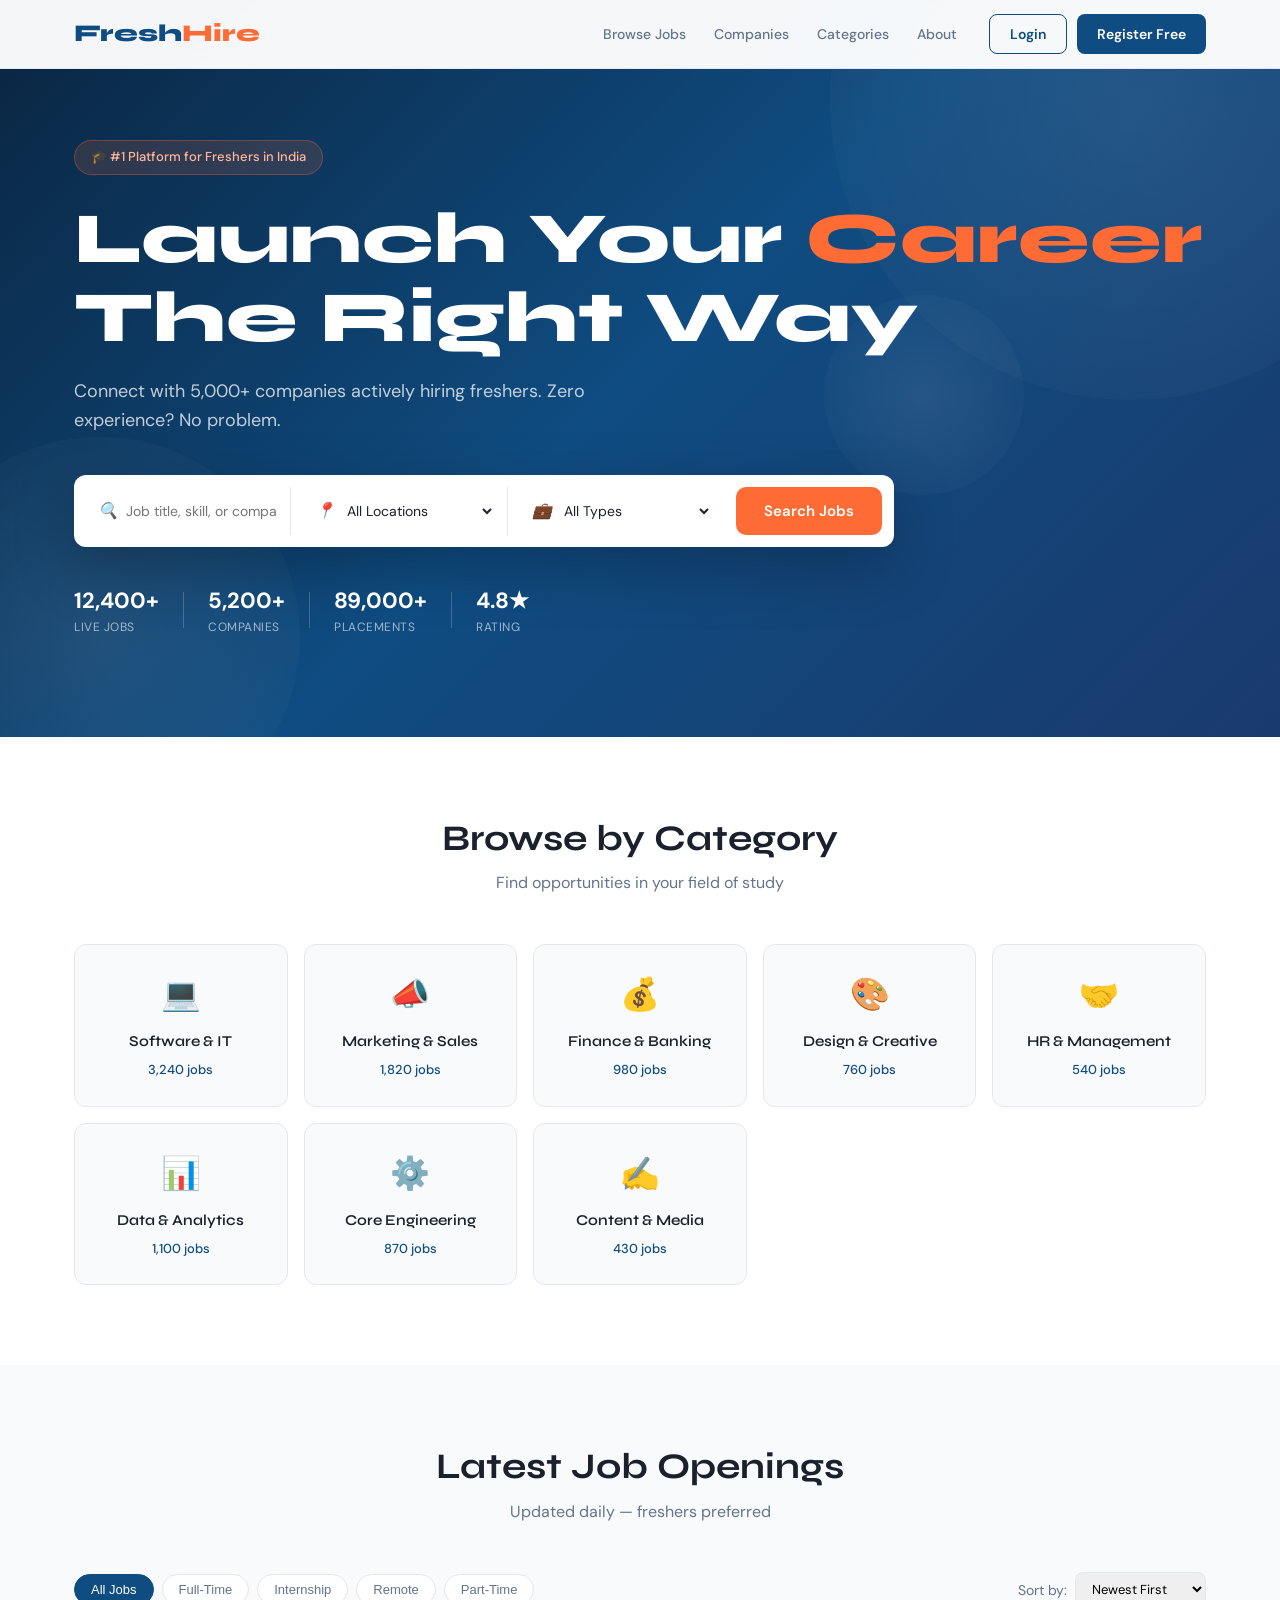
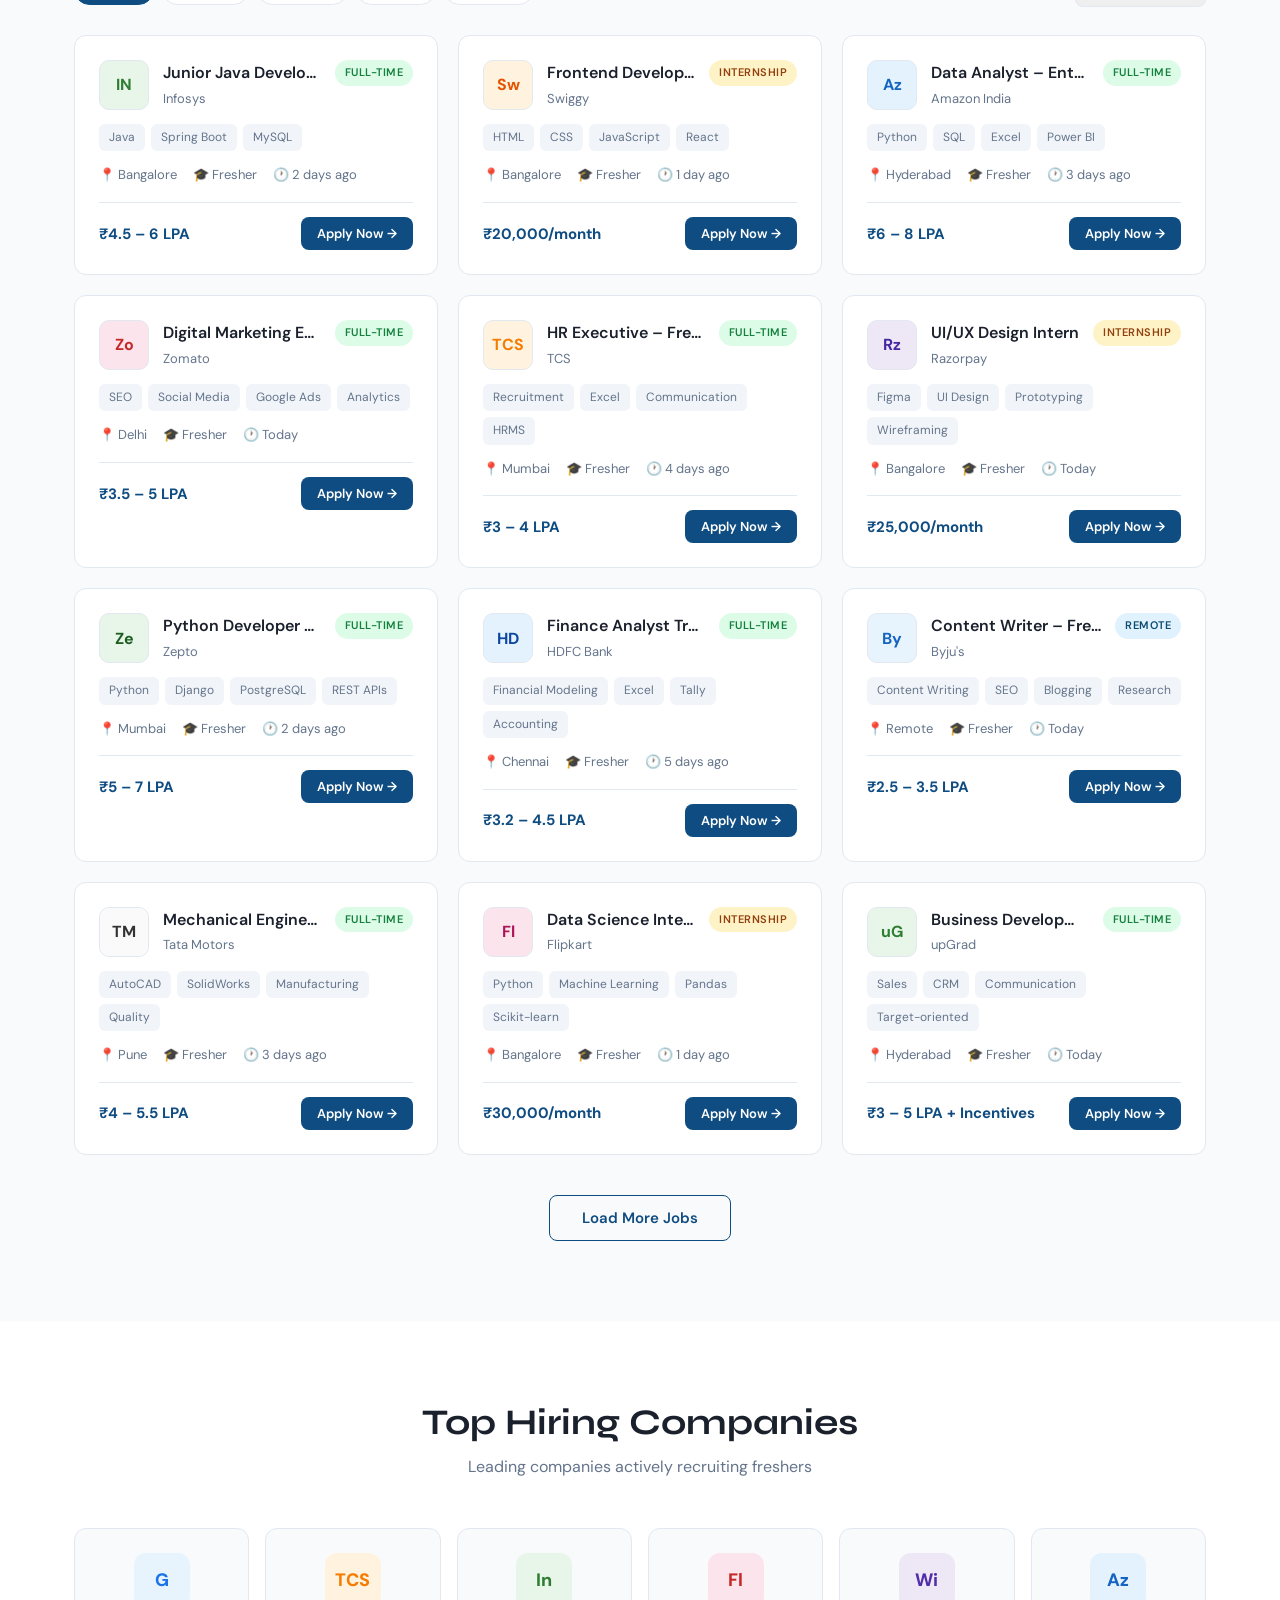
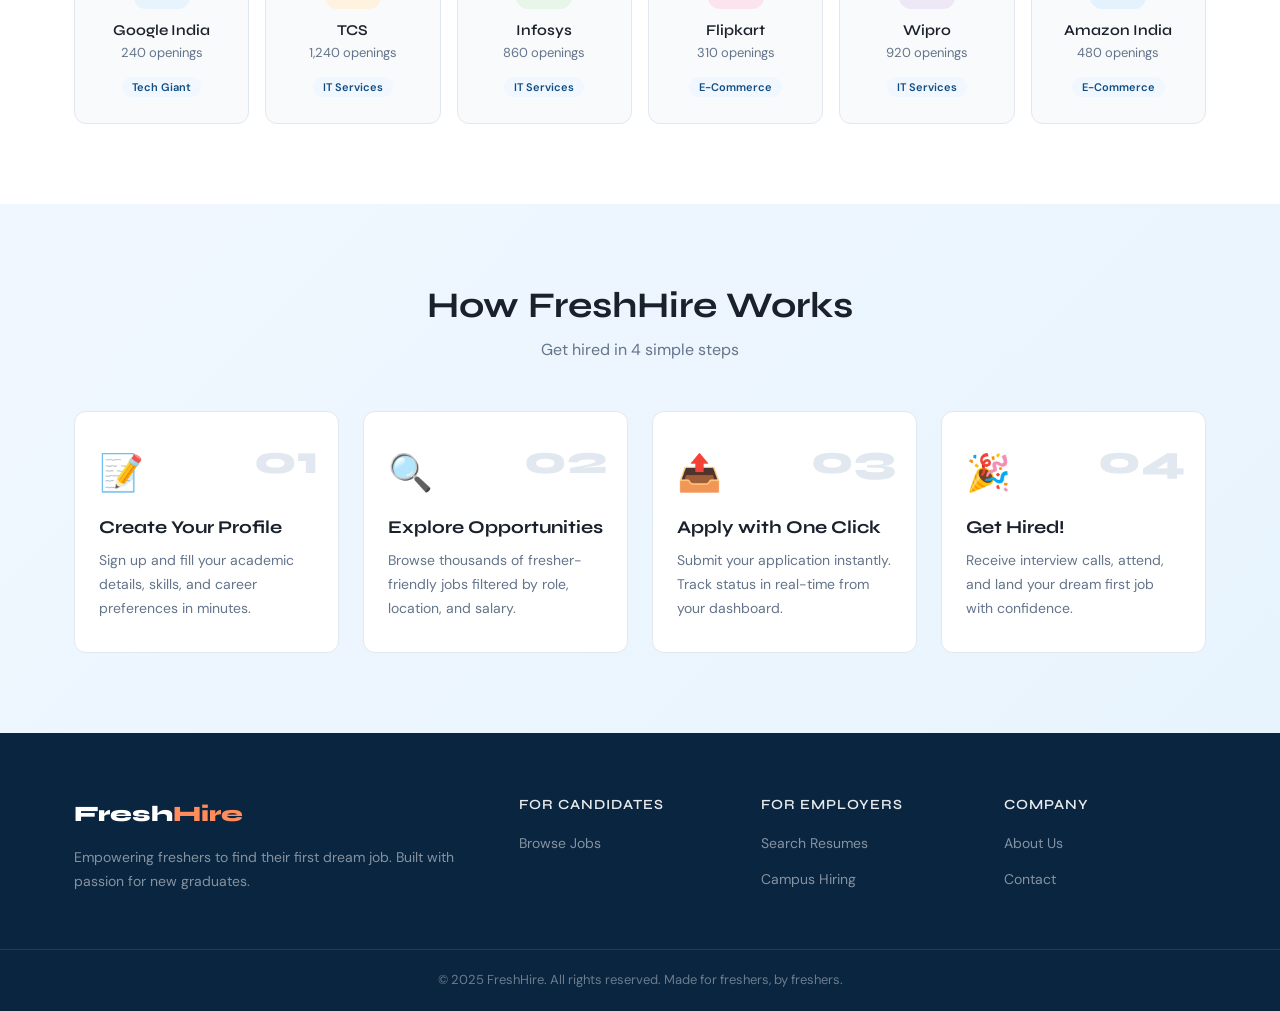
<file: fresher-job-portal/index.html>
<!DOCTYPE html>
<html lang="en">

<head>
  <meta charset="UTF-8">
  <meta name="viewport" content="width=device-width, initial-scale=1.0">
  <title>FreshHire – Fresher Job Online Portal</title>
  <link
    href="https://fonts.googleapis.com/css2?family=Syne:wght@400;600;700;800&family=DM+Sans:wght@300;400;500;600&display=swap"
    rel="stylesheet">
  <link rel="stylesheet" href="style.css">
</head>

<body>

  <!-- NAVBAR -->
  <nav class="navbar" id="navbar">
    <div class="container nav-inner">
      <a href="#" class="logo">Fresh<span>Hire</span></a>
      <ul class="nav-links" id="navLinks">
        <li><a href="#jobs">Browse Jobs</a></li>
        <li><a href="#companies">Companies</a></li>
        <li><a href="#categories">Categories</a></li>
        <li><a href="#about">About</a></li>
        <li id="navMyApps" style="display:none"><a href="#myApplications" class="nav-my-apps">📋 My Applications</a></li>
      </ul>
      <div class="nav-actions" id="navActions">
        <button class="btn btn-ghost" onclick="openModal('loginModal')">Login</button>
        <button class="btn btn-primary" onclick="openModal('registerModal')">Register Free</button>
      </div>
      <div class="nav-actions nav-logged-in" id="navLoggedIn" style="display:none">
        <span class="user-greeting" id="userGreeting">👋 Hi, User</span>
        <button class="btn btn-ghost" onclick="handleLogout()">Logout</button>
      </div>
      <button class="hamburger" onclick="toggleMenu()" aria-label="Menu">
        <span></span><span></span><span></span>
      </button>
    </div>
  </nav>

  <!-- HERO -->
  <section class="hero">
    <div class="hero-bg-shapes">
      <div class="shape s1"></div>
      <div class="shape s2"></div>
      <div class="shape s3"></div>
    </div>
    <div class="container hero-content">
      <div class="hero-badge">🎓 #1 Platform for Freshers in India</div>
      <h1 class="hero-title">Launch Your <span class="highlight">Career</span><br>The Right Way</h1>
      <p class="hero-sub">Connect with 5,000+ companies actively hiring freshers. Zero experience? No problem.</p>

      <div class="search-box">
        <div class="search-field">
          <i class="icon">🔍</i>
          <input type="text" id="searchInput" placeholder="Job title, skill, or company..." oninput="filterJobs()">
        </div>
        <div class="search-field">
          <i class="icon">📍</i>
          <select id="locationFilter" onchange="filterJobs()">
            <option value="">All Locations</option>
            <option value="Bangalore">Bangalore</option>
            <option value="Mumbai">Mumbai</option>
            <option value="Delhi">Delhi</option>
            <option value="Hyderabad">Hyderabad</option>
            <option value="Pune">Pune</option>
            <option value="Chennai">Chennai</option>
            <option value="Remote">Remote</option>
          </select>
        </div>
        <div class="search-field">
          <i class="icon">💼</i>
          <select id="typeFilter" onchange="filterJobs()">
            <option value="">All Types</option>
            <option value="Full-Time">Full-Time</option>
            <option value="Internship">Internship</option>
            <option value="Part-Time">Part-Time</option>
            <option value="Remote">Remote</option>
          </select>
        </div>
        <button class="btn btn-search" onclick="filterJobs()">Search Jobs</button>
      </div>

      <div class="hero-stats">
        <div class="stat"><strong>12,400+</strong><span>Live Jobs</span></div>
        <div class="stat-div"></div>
        <div class="stat"><strong>5,200+</strong><span>Companies</span></div>
        <div class="stat-div"></div>
        <div class="stat"><strong>89,000+</strong><span>Placements</span></div>
        <div class="stat-div"></div>
        <div class="stat"><strong>4.8★</strong><span>Rating</span></div>
      </div>
    </div>
  </section>

  <!-- CATEGORIES -->
  <section class="categories" id="categories">
    <div class="container">
      <div class="section-header">
        <h2>Browse by Category</h2>
        <p>Find opportunities in your field of study</p>
      </div>
      <div class="cat-grid">
        <div class="cat-card" onclick="filterByCategory('Software')">
          <div class="cat-icon">💻</div>
          <h4>Software & IT</h4>
          <span>3,240 jobs</span>
        </div>
        <div class="cat-card" onclick="filterByCategory('Marketing')">
          <div class="cat-icon">📣</div>
          <h4>Marketing & Sales</h4>
          <span>1,820 jobs</span>
        </div>
        <div class="cat-card" onclick="filterByCategory('Finance')">
          <div class="cat-icon">💰</div>
          <h4>Finance & Banking</h4>
          <span>980 jobs</span>
        </div>
        <div class="cat-card" onclick="filterByCategory('Design')">
          <div class="cat-icon">🎨</div>
          <h4>Design & Creative</h4>
          <span>760 jobs</span>
        </div>
        <div class="cat-card" onclick="filterByCategory('HR')">
          <div class="cat-icon">🤝</div>
          <h4>HR & Management</h4>
          <span>540 jobs</span>
        </div>
        <div class="cat-card" onclick="filterByCategory('Data')">
          <div class="cat-icon">📊</div>
          <h4>Data & Analytics</h4>
          <span>1,100 jobs</span>
        </div>
        <div class="cat-card" onclick="filterByCategory('Engineering')">
          <div class="cat-icon">⚙️</div>
          <h4>Core Engineering</h4>
          <span>870 jobs</span>
        </div>
        <div class="cat-card" onclick="filterByCategory('Content')">
          <div class="cat-icon">✍️</div>
          <h4>Content & Media</h4>
          <span>430 jobs</span>
        </div>
      </div>
    </div>
  </section>

  <!-- JOB LISTINGS -->
  <section class="jobs-section" id="jobs">
    <div class="container">
      <div class="section-header">
        <h2>Latest Job Openings</h2>
        <p>Updated daily — freshers preferred</p>
      </div>

      <div class="filter-bar">
        <div class="filter-chips" id="filterChips">
          <button class="chip active" onclick="setActive(this,'all')">All Jobs</button>
          <button class="chip" onclick="setActive(this,'Full-Time')">Full-Time</button>
          <button class="chip" onclick="setActive(this,'Internship')">Internship</button>
          <button class="chip" onclick="setActive(this,'Remote')">Remote</button>
          <button class="chip" onclick="setActive(this,'Part-Time')">Part-Time</button>
        </div>
        <div class="sort-box">
          <label>Sort by:</label>
          <select onchange="sortJobs(this.value)">
            <option value="newest">Newest First</option>
            <option value="salary">Highest Salary</option>
            <option value="company">Company A-Z</option>
          </select>
        </div>
      </div>

      <div class="jobs-grid" id="jobsGrid">
        <!-- Jobs rendered by JS -->
      </div>

      <div class="no-jobs" id="noJobs" style="display:none;">
        <div class="no-jobs-icon">🔍</div>
        <h3>No jobs found</h3>
        <p>Try adjusting your search filters</p>
      </div>

      <div class="load-more">
        <button class="btn btn-outline" onclick="loadMore()">Load More Jobs</button>
      </div>
    </div>
  </section>

  <!-- COMPANIES -->
  <section class="companies" id="companies">
    <div class="container">
      <div class="section-header">
        <h2>Top Hiring Companies</h2>
        <p>Leading companies actively recruiting freshers</p>
      </div>
      <div class="company-grid">
        <div class="company-card">
          <div class="co-logo" style="background:#e8f4fd;color:#1a73e8">G</div>
          <h4>Google India</h4>
          <p>240 openings</p>
          <span class="co-tag">Tech Giant</span>
        </div>
        <div class="company-card">
          <div class="co-logo" style="background:#fff3e0;color:#f57c00">TCS</div>
          <h4>TCS</h4>
          <p>1,240 openings</p>
          <span class="co-tag">IT Services</span>
        </div>
        <div class="company-card">
          <div class="co-logo" style="background:#e8f5e9;color:#2e7d32">In</div>
          <h4>Infosys</h4>
          <p>860 openings</p>
          <span class="co-tag">IT Services</span>
        </div>
        <div class="company-card">
          <div class="co-logo" style="background:#fce4ec;color:#c62828">Fl</div>
          <h4>Flipkart</h4>
          <p>310 openings</p>
          <span class="co-tag">E-Commerce</span>
        </div>
        <div class="company-card">
          <div class="co-logo" style="background:#ede7f6;color:#512da8">Wi</div>
          <h4>Wipro</h4>
          <p>920 openings</p>
          <span class="co-tag">IT Services</span>
        </div>
        <div class="company-card">
          <div class="co-logo" style="background:#e3f2fd;color:#1565c0">Az</div>
          <h4>Amazon India</h4>
          <p>480 openings</p>
          <span class="co-tag">E-Commerce</span>
        </div>
      </div>
    </div>
  </section>

  <!-- HOW IT WORKS -->
  <section class="how-it-works" id="about">
    <div class="container">
      <div class="section-header">
        <h2>How FreshHire Works</h2>
        <p>Get hired in 4 simple steps</p>
      </div>
      <div class="steps-grid">
        <div class="step-card">
          <div class="step-num">01</div>
          <div class="step-icon">📝</div>
          <h4>Create Your Profile</h4>
          <p>Sign up and fill your academic details, skills, and career preferences in minutes.</p>
        </div>
        <div class="step-card">
          <div class="step-num">02</div>
          <div class="step-icon">🔍</div>
          <h4>Explore Opportunities</h4>
          <p>Browse thousands of fresher-friendly jobs filtered by role, location, and salary.</p>
        </div>
        <div class="step-card">
          <div class="step-num">03</div>
          <div class="step-icon">📤</div>
          <h4>Apply with One Click</h4>
          <p>Submit your application instantly. Track status in real-time from your dashboard.</p>
        </div>
        <div class="step-card">
          <div class="step-num">04</div>
          <div class="step-icon">🎉</div>
          <h4>Get Hired!</h4>
          <p>Receive interview calls, attend, and land your dream first job with confidence.</p>
        </div>
      </div>
    </div>
  </section>

  <!-- MY APPLICATIONS (visible when logged in) -->
  <section class="my-applications" id="myApplications" style="display:none">
    <div class="container">
      <div class="section-header">
        <h2>📋 My Applications</h2>
        <p>Track the status of your job applications in real-time</p>
      </div>
      <div id="myAppsGrid" class="my-apps-grid"></div>
      <div id="noMyApps" class="no-jobs" style="display:none;">
        <div class="no-jobs-icon">📭</div>
        <h3>No applications yet</h3>
        <p>Browse jobs above and apply to get started!</p>
      </div>
    </div>
  </section>

  <!-- FOOTER -->
  <footer class="footer">
    <div class="container footer-inner">
      <div class="footer-brand">
        <a href="#" class="logo logo-white">Fresh<span>Hire</span></a>
        <p>Empowering freshers to find their first dream job. Built with passion for new graduates.</p>
      </div>
      <div class="footer-links">
        <h5>For Candidates</h5>
        <ul>
          <li><a href="#">Browse Jobs</a></li>
        </ul>
      </div>
      <div class="footer-links">
        <h5>For Employers</h5>
        <ul>
          <li><a href="#">Search Resumes</a></li>
          <li><a href="#">Campus Hiring</a></li>
        </ul>
      </div>
      <div class="footer-links">
        <h5>Company</h5>
        <ul>
          <li><a href="#">About Us</a></li>
          <li><a href="#">Contact</a></li>
        </ul>
      </div>
    </div>
    <div class="footer-bottom">
      <p>© 2025 FreshHire. All rights reserved. Made for freshers, by freshers.</p>
    </div>
  </footer>

  <!-- ===== MODALS ===== -->

  <!-- Job Detail Modal -->
  <div class="modal-overlay" id="jobModal" onclick="closeModal('jobModal')">
    <div class="modal large" onclick="event.stopPropagation()">
      <button class="modal-close" onclick="closeModal('jobModal')">✕</button>
      <div id="jobModalContent"></div>
    </div>
  </div>

  <!-- Apply Modal -->
  <div class="modal-overlay" id="applyModal" onclick="closeModal('applyModal')">
    <div class="modal" onclick="event.stopPropagation()">
      <button class="modal-close" onclick="closeModal('applyModal')">✕</button>
      <form autocomplete="off" onsubmit="return false;">
      <h2 class="modal-title">Apply for <span id="applyJobTitle">this job</span></h2>
      <p class="modal-sub">Fill in your details and submit your application</p>
      <div class="form-group">
        <label>Full Name *</label>
        <input type="text" placeholder="e.g. Rahul Sharma" id="appName">
      </div>
      <div class="form-group">
        <label>Email Address *</label>
        <input type="email" placeholder="rahul@email.com" id="appEmail">
      </div>
      <div class="form-group">
        <label>Phone Number *</label>
        <input type="tel" placeholder="+91 98765 43210" id="appPhone">
      </div>
      <div class="form-group">
        <label>Degree / Qualification *</label>
        <input type="text" placeholder="e.g. B.Tech Computer Science, 2024" id="appDegree">
      </div>
      <div class="form-group">
        <label>Skills (comma separated)</label>
        <input type="text" placeholder="e.g. Java, HTML, CSS, Python" id="appSkills">
      </div>
      <div class="form-group">
        <label>Cover Letter</label>
        <textarea placeholder="Tell the employer why you're a great fit..." rows="4" id="appCover"></textarea>
      </div>
      <div class="form-group">
        <label>Upload Resume (PDF)</label>
        <div class="file-upload-box">
          <span>📎 Click to upload or drag & drop</span>
          <input type="file" accept=".pdf,.doc,.docx" onchange="handleFileUpload(this)">
        </div>
        <div id="fileNameDisplay" style="margin-top:6px;font-size:13px;color:#10b981;display:none;"></div>
      </div>
      <button class="btn btn-primary btn-full" onclick="submitApplication()">Submit Application 🚀</button>
      </form>
    </div>
  </div>

  <!-- Login Modal -->
  <div class="modal-overlay" id="loginModal" onclick="closeModal('loginModal')">
    <div class="modal small" onclick="event.stopPropagation()">
      <button class="modal-close" onclick="closeModal('loginModal')">✕</button>
      <form autocomplete="off" onsubmit="return false;">
      <h2 class="modal-title">Welcome Back!</h2>
      <p class="modal-sub">Login to access your dashboard</p>
      <div class="form-group">
        <label>Email Address</label>
        <input type="email" placeholder="you@email.com" id="loginEmail">
      </div>
      <div class="form-group">
        <label>Password</label>
        <input type="password" placeholder="Enter your password" id="loginPassword">
      </div>
      <div class="form-row">
        <label class="checkbox-label"><input type="checkbox"> Remember me</label>
        <a href="#" class="forgot-link">Forgot password?</a>
      </div>
      <button class="btn btn-primary btn-full" onclick="handleLogin()">Login</button>
      <p class="switch-auth">Don't have an account? <a onclick="switchModal('loginModal','registerModal')">Register
          here</a></p>
      </form>
    </div>
  </div>

  <!-- Register Modal -->
  <div class="modal-overlay" id="registerModal" onclick="closeModal('registerModal')">
    <div class="modal" onclick="event.stopPropagation()">
      <button class="modal-close" onclick="closeModal('registerModal')">✕</button>
      <form autocomplete="off" onsubmit="return false;">
      <h2 class="modal-title">Join FreshHire</h2>
      <p class="modal-sub">Create your free account and start applying</p>
      <div class="form-row-2">
        <div class="form-group">
          <label>First Name</label>
          <input type="text" placeholder="Rahul" id="regFirstName">
        </div>
        <div class="form-group">
          <label>Last Name</label>
          <input type="text" placeholder="Sharma" id="regLastName">
        </div>
      </div>
      <div class="form-group">
        <label>Email Address</label>
        <input type="email" placeholder="rahul@email.com" id="regEmail">
      </div>
      <div class="form-group">
        <label>Password</label>
        <input type="password" placeholder="Create a strong password" id="regPassword">
      </div>
      <div class="form-group">
        <label>I am a...</label>
        <select id="regRole">
          <option>Fresher / Recent Graduate</option>
          <option>Final Year Student</option>
          <option>Employer / HR</option>
        </select>
      </div>
      <div class="form-group">
        <label>College / University</label>
        <input type="text" placeholder="e.g. IIT Delhi, VIT, Pune University" id="regCollege">
      </div>
      <label class="checkbox-label" style="margin-bottom:16px"><input type="checkbox"> I agree to the Terms & Privacy
        Policy</label>
      <button class="btn btn-primary btn-full" onclick="handleRegister()">Create My Account</button>
      <p class="switch-auth">Already have an account? <a onclick="switchModal('registerModal','loginModal')">Login
          here</a></p>
      </form>
    </div>
  </div>

  <!-- Toast Notification -->
  <div class="toast" id="toast"></div>

  <script src="app.js"></script>
</body>

</html>
</file>
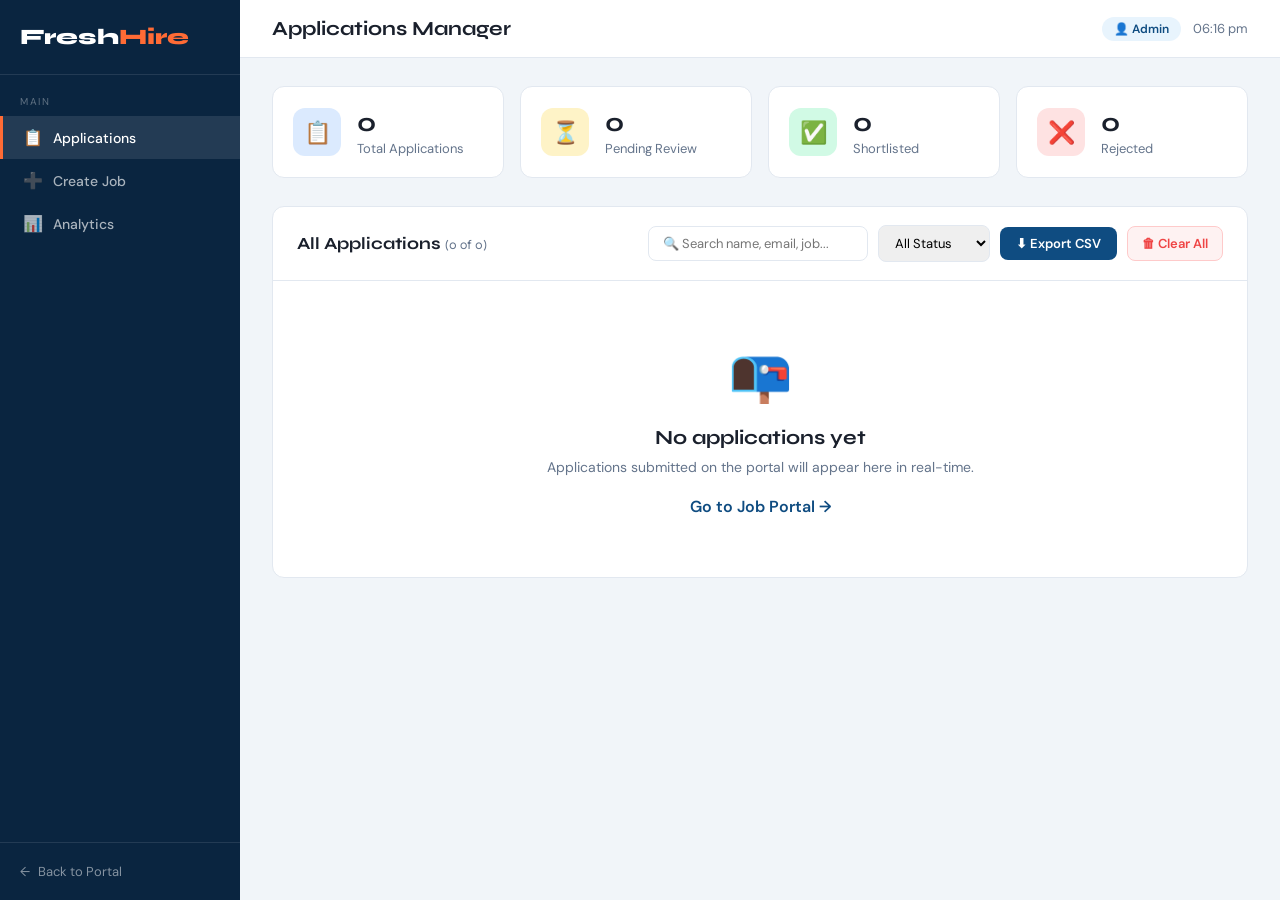
<file: fresher-job-portal/admin.html>
<!DOCTYPE html>
<html lang="en">
<head>
<meta charset="UTF-8">
<meta name="viewport" content="width=device-width, initial-scale=1.0">
<title>Admin Panel – FreshHire</title>
<link href="https://fonts.googleapis.com/css2?family=Syne:wght@600;700;800&family=DM+Sans:wght@300;400;500;600&display=swap" rel="stylesheet">
<style>
*, *::before, *::after { box-sizing: border-box; margin: 0; padding: 0; }
:root {
  --primary: #0f4c81; --accent: #ff6b35; --success: #10b981;
  --warning: #f59e0b; --danger: #ef4444; --info: #3b82f6;
  --bg: #f1f5f9; --white: #fff; --text: #1a202c;
  --muted: #64748b; --border: #e2e8f0;
  --radius: 12px; --radius-sm: 8px;
}
body { font-family: 'DM Sans', sans-serif; background: var(--bg); color: var(--text); min-height: 100vh; }
h1,h2,h3,h4 { font-family: 'Syne', sans-serif; }

/* SIDEBAR */
.layout { display: flex; min-height: 100vh; }
.sidebar {
  width: 240px; background: #0a2540; color: white; padding: 0;
  display: flex; flex-direction: column; position: fixed; top: 0; left: 0; bottom: 0; z-index: 100;
}
.sidebar-logo { padding: 24px 20px; border-bottom: 1px solid rgba(255,255,255,0.1); }
.sidebar-logo span { font-family: 'Syne', sans-serif; font-size: 22px; font-weight: 800; }
.sidebar-logo span em { color: var(--accent); font-style: normal; }
.sidebar-label { font-size: 10px; color: rgba(255,255,255,0.35); text-transform: uppercase; letter-spacing: 1.5px; padding: 20px 20px 8px; }
.nav-item {
  display: flex; align-items: center; gap: 10px; padding: 11px 20px;
  font-size: 14px; font-weight: 500; cursor: pointer; color: rgba(255,255,255,0.65);
  transition: all 0.2s; border-left: 3px solid transparent;
}
.nav-item:hover { background: rgba(255,255,255,0.06); color: white; }
.nav-item.active { background: rgba(255,255,255,0.1); color: white; border-left-color: var(--accent); }
.nav-item .icon { font-size: 16px; width: 20px; text-align: center; }
.sidebar-bottom { margin-top: auto; padding: 20px; border-top: 1px solid rgba(255,255,255,0.1); }
.back-link { display: flex; align-items: center; gap: 8px; font-size: 13px; color: rgba(255,255,255,0.5); text-decoration: none; transition: color 0.2s; }
.back-link:hover { color: white; }

/* MAIN */
.main { margin-left: 240px; flex: 1; display: flex; flex-direction: column; }
.topbar {
  background: white; padding: 16px 32px; border-bottom: 1px solid var(--border);
  display: flex; align-items: center; justify-content: space-between; position: sticky; top: 0; z-index: 50;
}
.topbar h2 { font-size: 20px; font-weight: 700; }
.topbar-right { display: flex; align-items: center; gap: 12px; }
.admin-badge { background: #e8f4fd; color: var(--primary); font-size: 12px; font-weight: 600; padding: 4px 12px; border-radius: 100px; }

.content { padding: 28px 32px; }

/* STAT CARDS */
.stats-row { display: grid; grid-template-columns: repeat(4, 1fr); gap: 16px; margin-bottom: 28px; }
.stat-card {
  background: white; border-radius: var(--radius); padding: 20px;
  border: 1px solid var(--border); display: flex; align-items: center; gap: 16px;
}
.stat-icon { width: 48px; height: 48px; border-radius: 12px; display: flex; align-items: center; justify-content: center; font-size: 22px; flex-shrink: 0; }
.stat-card h3 { font-size: 26px; font-weight: 700; margin-bottom: 2px; }
.stat-card p { font-size: 13px; color: var(--muted); }

/* PANEL */
.panel { background: white; border-radius: var(--radius); border: 1px solid var(--border); overflow: hidden; }
.panel-header {
  padding: 18px 24px; border-bottom: 1px solid var(--border);
  display: flex; align-items: center; justify-content: space-between; flex-wrap: wrap; gap: 12px;
}
.panel-header h3 { font-size: 17px; font-weight: 700; }
.panel-controls { display: flex; gap: 10px; flex-wrap: wrap; align-items: center; }
.search-input {
  border: 1.5px solid var(--border); border-radius: var(--radius-sm);
  padding: 8px 14px; font-size: 13px; outline: none; font-family: 'DM Sans', sans-serif;
  width: 220px; transition: border-color 0.2s;
}
.search-input:focus { border-color: var(--primary); }
.filter-select {
  border: 1.5px solid var(--border); border-radius: var(--radius-sm);
  padding: 8px 12px; font-size: 13px; outline: none; font-family: 'DM Sans', sans-serif; cursor: pointer;
}
.btn-export {
  background: var(--primary); color: white; border: none; border-radius: var(--radius-sm);
  padding: 8px 16px; font-size: 13px; font-weight: 600; cursor: pointer;
  display: flex; align-items: center; gap: 6px; font-family: 'DM Sans', sans-serif;
  transition: background 0.2s;
}
.btn-export:hover { background: #1a6bbf; }
.btn-clear {
  background: #fef2f2; color: var(--danger); border: 1px solid #fecaca;
  border-radius: var(--radius-sm); padding: 8px 14px; font-size: 13px;
  font-weight: 600; cursor: pointer; font-family: 'DM Sans', sans-serif; transition: all 0.2s;
}
.btn-clear:hover { background: #fee2e2; }

/* TABLE */
.table-wrap { overflow-x: auto; }
table { width: 100%; border-collapse: collapse; }
thead th {
  background: #f8fafc; text-align: left; font-size: 12px; font-weight: 600;
  text-transform: uppercase; letter-spacing: 0.5px; color: var(--muted);
  padding: 12px 20px; border-bottom: 1px solid var(--border); white-space: nowrap;
}
tbody tr { border-bottom: 1px solid var(--border); transition: background 0.15s; }
tbody tr:last-child { border-bottom: none; }
tbody tr:hover { background: #f8fafc; }
td { padding: 14px 20px; font-size: 14px; vertical-align: middle; }
td.app-id { font-size: 12px; color: var(--muted); font-family: monospace; }
td.name { font-weight: 600; }
td.job { color: var(--primary); font-weight: 500; }
td.date { font-size: 13px; color: var(--muted); white-space: nowrap; }

/* STATUS BADGE */
.status-badge {
  display: inline-flex; align-items: center; gap: 5px;
  padding: 4px 12px; border-radius: 100px; font-size: 12px; font-weight: 600;
}
.status-Pending   { background: #fef3c7; color: #92400e; }
.status-Reviewing { background: #dbeafe; color: #1e40af; }
.status-Shortlisted { background: #d1fae5; color: #065f46; }
.status-Rejected  { background: #fee2e2; color: #991b1b; }

.status-select {
  border: 1.5px solid var(--border); border-radius: 6px; padding: 5px 8px;
  font-size: 12px; font-family: 'DM Sans', sans-serif; cursor: pointer; outline: none;
  transition: border-color 0.2s; background: white;
}
.status-select:focus { border-color: var(--primary); }

/* ACTION BTNS */
.action-btns { display: flex; gap: 6px; }
.btn-view {
  background: #f0f7ff; color: var(--primary); border: 1px solid #bfdbfe;
  border-radius: 6px; padding: 5px 12px; font-size: 12px; font-weight: 600;
  cursor: pointer; font-family: 'DM Sans', sans-serif; transition: all 0.2s;
}
.btn-view:hover { background: var(--primary); color: white; }
.btn-del {
  background: #fef2f2; color: var(--danger); border: 1px solid #fecaca;
  border-radius: 6px; padding: 5px 10px; font-size: 12px;
  cursor: pointer; font-family: 'DM Sans', sans-serif; transition: all 0.2s;
}
.btn-del:hover { background: var(--danger); color: white; }

/* EMPTY STATE */
.empty-state { text-align: center; padding: 60px 20px; }
.empty-state .empty-icon { font-size: 52px; margin-bottom: 16px; }
.empty-state h3 { font-size: 20px; margin-bottom: 8px; }
.empty-state p { font-size: 14px; color: var(--muted); margin-bottom: 20px; }
.empty-state a { color: var(--primary); font-weight: 600; text-decoration: none; }
.empty-state a:hover { text-decoration: underline; }

/* DETAIL MODAL */
.overlay {
  position: fixed; inset: 0; background: rgba(0,0,0,0.5); z-index: 200;
  display: flex; align-items: center; justify-content: center; padding: 20px;
  opacity: 0; pointer-events: none; transition: opacity 0.2s;
}
.overlay.active { opacity: 1; pointer-events: all; }
.detail-modal {
  background: white; border-radius: 16px; padding: 32px; width: 100%;
  max-width: 560px; max-height: 90vh; overflow-y: auto; position: relative;
  transform: scale(0.95); transition: transform 0.2s;
}
.overlay.active .detail-modal { transform: scale(1); }
.dm-close {
  position: absolute; top: 16px; right: 16px; background: var(--bg);
  border: none; width: 32px; height: 32px; border-radius: 50%;
  cursor: pointer; font-size: 14px; transition: background 0.2s;
}
.dm-close:hover { background: var(--border); }
.dm-title { font-size: 22px; font-weight: 700; margin-bottom: 4px; }
.dm-sub { font-size: 14px; color: var(--muted); margin-bottom: 24px; }
.dm-row { display: grid; grid-template-columns: 1fr 1fr; gap: 16px; margin-bottom: 16px; }
.dm-field label { font-size: 11px; font-weight: 600; text-transform: uppercase; letter-spacing: 0.5px; color: var(--muted); display: block; margin-bottom: 4px; }
.dm-field p { font-size: 14px; color: var(--text); font-weight: 500; }
.dm-cover { background: var(--bg); border-radius: var(--radius-sm); padding: 14px; font-size: 14px; color: var(--muted); line-height: 1.6; margin-bottom: 16px; }
.dm-actions { display: flex; gap: 10px; margin-top: 20px; border-top: 1px solid var(--border); padding-top: 16px; }
.dm-btn {
  flex: 1; padding: 11px; border-radius: var(--radius-sm); font-size: 14px;
  font-weight: 600; cursor: pointer; border: none; font-family: 'DM Sans', sans-serif; transition: all 0.2s;
}
.dm-btn.accept { background: var(--success); color: white; }
.dm-btn.accept:hover { background: #059669; }
.dm-btn.reject { background: var(--danger); color: white; }
.dm-btn.reject:hover { background: #dc2626; }
.dm-btn.review { background: var(--info); color: white; }
.dm-btn.review:hover { background: #2563eb; }

/* TOAST */
.toast {
  position: fixed; bottom: 24px; right: 24px; background: #1a202c; color: white;
  padding: 14px 18px; border-radius: var(--radius-sm); font-size: 13px; font-weight: 500;
  z-index: 9999; transform: translateY(100px); opacity: 0; transition: all 0.3s;
  max-width: 320px;
}
.toast.show { transform: translateY(0); opacity: 1; }
.toast.success { border-left: 4px solid var(--success); }
.toast.error { border-left: 4px solid var(--danger); }

/* CREATE JOB FORM */
.create-job-form { padding: 24px; }
.form-grid { display: grid; grid-template-columns: 1fr 1fr; gap: 16px; }
.form-grid .full-width { grid-column: 1 / -1; }
.cj-group { margin-bottom: 0; }
.cj-group label { display: block; font-size: 12px; font-weight: 600; text-transform: uppercase; letter-spacing: 0.5px; color: var(--muted); margin-bottom: 6px; }
.cj-group input, .cj-group select, .cj-group textarea {
  width: 100%; border: 1.5px solid var(--border); border-radius: var(--radius-sm);
  padding: 10px 14px; font-size: 14px; font-family: 'DM Sans', sans-serif;
  outline: none; transition: border-color 0.2s; background: white;
}
.cj-group input:focus, .cj-group select:focus, .cj-group textarea:focus { border-color: var(--primary); }
.cj-group textarea { resize: vertical; min-height: 80px; }
.cj-hint { font-size: 11px; color: var(--muted); margin-top: 4px; }
.cj-actions { display: flex; gap: 12px; margin-top: 20px; padding-top: 20px; border-top: 1px solid var(--border); }
.btn-create {
  background: var(--success); color: white; border: none; border-radius: var(--radius-sm);
  padding: 12px 28px; font-size: 14px; font-weight: 600; cursor: pointer;
  font-family: 'DM Sans', sans-serif; transition: background 0.2s;
}
.btn-create:hover { background: #059669; }
.btn-reset {
  background: var(--bg); color: var(--muted); border: 1px solid var(--border);
  border-radius: var(--radius-sm); padding: 12px 20px; font-size: 14px;
  font-weight: 500; cursor: pointer; font-family: 'DM Sans', sans-serif; transition: all 0.2s;
}
.btn-reset:hover { background: var(--border); }
.custom-jobs-list { margin-top: 24px; }
.cj-item {
  display: flex; align-items: center; justify-content: space-between; gap: 12px;
  padding: 14px 20px; border-bottom: 1px solid var(--border); transition: background 0.15s;
}
.cj-item:last-child { border-bottom: none; }
.cj-item:hover { background: #f8fafc; }
.cj-item-info h4 { font-size: 14px; font-weight: 600; margin-bottom: 2px; }
.cj-item-info p { font-size: 12px; color: var(--muted); }
.cj-item-meta { display: flex; align-items: center; gap: 8px; }

@media(max-width: 900px) {
  .sidebar { width: 60px; }
  .sidebar-logo span, .nav-item span, .sidebar-label, .sidebar-bottom { display: none; }
  .main { margin-left: 60px; }
  .stats-row { grid-template-columns: 1fr 1fr; }
  .content { padding: 20px 16px; }
  .form-grid { grid-template-columns: 1fr; }
}
</style>
</head>
<body>

<div class="layout">
  <!-- SIDEBAR -->
  <aside class="sidebar">
    <div class="sidebar-logo">
      <span>Fresh<em>Hire</em></span>
    </div>
    <div class="sidebar-label">Main</div>
    <div class="nav-item active" onclick="showSection('applications')">
      <span class="icon">📋</span><span>Applications</span>
    </div>
    <div class="nav-item" onclick="showSection('createjob')">
      <span class="icon">➕</span><span>Create Job</span>
    </div>
    <div class="nav-item" onclick="showSection('stats')">
      <span class="icon">📊</span><span>Analytics</span>
    </div>
    <div class="sidebar-bottom">
      <a href="index.html" class="back-link">
        <span>←</span><span>Back to Portal</span>
      </a>
    </div>
  </aside>

  <!-- MAIN -->
  <div class="main">
    <div class="topbar">
      <h2 id="pageTitle">Applications Manager</h2>
      <div class="topbar-right">
        <span class="admin-badge">👤 Admin</span>
        <span style="font-size:13px;color:var(--muted)" id="currentTime"></span>
      </div>
    </div>

    <div class="content">
      <!-- STATS ROW -->
      <div class="stats-row" id="statsRow"></div>

      <!-- APPLICATIONS SECTION -->
      <div id="applicationsSection">
        <div class="panel">
          <div class="panel-header">
            <h3>All Applications <span id="appCount" style="font-size:13px;color:var(--muted);font-weight:400"></span></h3>
            <div class="panel-controls">
              <input type="text" class="search-input" placeholder="🔍 Search name, email, job..." oninput="renderTable()" id="tableSearch">
              <select class="filter-select" onchange="renderTable()" id="statusFilter">
                <option value="">All Status</option>
                <option value="Pending">Pending</option>
                <option value="Reviewing">Reviewing</option>
                <option value="Shortlisted">Shortlisted</option>
                <option value="Rejected">Rejected</option>
              </select>
              <button class="btn-export" onclick="exportCSV()">⬇ Export CSV</button>
              <button class="btn-clear" onclick="clearAll()">🗑 Clear All</button>
            </div>
          </div>

          <div class="table-wrap">
            <table id="appTable">
              <thead>
                <tr>
                  <th>App ID</th>
                  <th>Applicant</th>
                  <th>Contact</th>
                  <th>Applied For</th>
                  <th>Skills</th>
                  <th>Date</th>
                  <th>Status</th>
                  <th>Actions</th>
                </tr>
              </thead>
              <tbody id="tableBody"></tbody>
            </table>
          </div>
          <div id="emptyState" style="display:none">
            <div class="empty-state">
              <div class="empty-icon">📭</div>
              <h3>No applications yet</h3>
              <p>Applications submitted on the portal will appear here in real-time.</p>
              <a href="index.html">Go to Job Portal →</a>
            </div>
          </div>
        </div>
      </div>

      <!-- CREATE JOB SECTION -->
      <div id="createjobSection" style="display:none">
        <div class="panel">
          <div class="panel-header">
            <h3>➕ Create New Job Listing</h3>
          </div>
          <form class="create-job-form" id="createJobForm" autocomplete="off" onsubmit="return false;">
            <div class="form-grid">
              <div class="cj-group">
                <label>Job Title *</label>
                <input type="text" id="cjTitle" placeholder="e.g. Junior Java Developer" autocomplete="off">
              </div>
              <div class="cj-group">
                <label>Company *</label>
                <input type="text" id="cjCompany" placeholder="e.g. Infosys" autocomplete="off">
              </div>
              <div class="cj-group">
                <label>Location *</label>
                <select id="cjLocation">
                  <option value="Bangalore">Bangalore</option>
                  <option value="Mumbai">Mumbai</option>
                  <option value="Delhi">Delhi</option>
                  <option value="Hyderabad">Hyderabad</option>
                  <option value="Pune">Pune</option>
                  <option value="Chennai">Chennai</option>
                  <option value="Remote">Remote</option>
                </select>
              </div>
              <div class="cj-group">
                <label>Job Type *</label>
                <select id="cjType">
                  <option value="Full-Time">Full-Time</option>
                  <option value="Internship">Internship</option>
                  <option value="Part-Time">Part-Time</option>
                  <option value="Remote">Remote</option>
                </select>
              </div>
              <div class="cj-group">
                <label>Category *</label>
                <select id="cjCategory">
                  <option value="Software">Software & IT</option>
                  <option value="Marketing">Marketing & Sales</option>
                  <option value="Finance">Finance & Banking</option>
                  <option value="Design">Design & Creative</option>
                  <option value="HR">HR & Management</option>
                  <option value="Data">Data & Analytics</option>
                  <option value="Engineering">Core Engineering</option>
                  <option value="Content">Content & Media</option>
                </select>
              </div>
              <div class="cj-group">
                <label>Salary *</label>
                <input type="text" id="cjSalary" placeholder="e.g. ₹4.5 – 6 LPA" autocomplete="off">
              </div>
              <div class="cj-group full-width">
                <label>Tags / Skills (comma separated) *</label>
                <input type="text" id="cjTags" placeholder="e.g. Java, Spring Boot, MySQL" autocomplete="off">
                <div class="cj-hint">These appear as skill badges on the job card</div>
              </div>
              <div class="cj-group full-width">
                <label>Description *</label>
                <textarea id="cjDescription" placeholder="Write a brief description of the role..." rows="3"></textarea>
              </div>
              <div class="cj-group full-width">
                <label>Responsibilities (one per line)</label>
                <textarea id="cjResponsibilities" placeholder="Develop and maintain applications&#10;Write clean code&#10;Collaborate with the team" rows="4"></textarea>
              </div>
              <div class="cj-group full-width">
                <label>Requirements (one per line)</label>
                <textarea id="cjRequirements" placeholder="B.Tech in CS or related field&#10;Strong problem-solving skills" rows="4"></textarea>
              </div>
              <div class="cj-group full-width">
                <label>Perks & Benefits (comma separated)</label>
                <input type="text" id="cjPerks" placeholder="e.g. Health Insurance, Free meals, Learning budget" autocomplete="off">
              </div>
              <div class="cj-group">
                <label>Logo Text (1–3 chars)</label>
                <input type="text" id="cjLogoText" placeholder="e.g. IN" maxlength="3" autocomplete="off">
                <div class="cj-hint">Short text shown in the logo circle</div>
              </div>
              <div class="cj-group">
                <label>Logo Color</label>
                <input type="color" id="cjLogoColor" value="#1565c0" style="height:42px;padding:4px">
              </div>
            </div>
            <div class="cj-actions">
              <button type="button" class="btn-create" onclick="createJob()">✅ Publish Job Listing</button>
              <button type="button" class="btn-reset" onclick="resetJobForm()">Reset Form</button>
            </div>
          </form>
        </div>

        <!-- Existing Custom Jobs -->
        <div class="panel" style="margin-top:20px">
          <div class="panel-header">
            <h3>Your Custom Job Listings <span id="customJobCount" style="font-size:13px;color:var(--muted);font-weight:400"></span></h3>
            <button class="btn-clear" onclick="clearCustomJobs()" id="clearCustomBtn" style="display:none">🗑 Clear All</button>
          </div>
          <div id="customJobsList"></div>
          <div id="noCustomJobs" style="text-align:center;padding:40px 20px;color:var(--muted);font-size:14px;">
            <div style="font-size:40px;margin-bottom:12px">📝</div>
            <p>No custom jobs created yet. Use the form above to create one!</p>
          </div>
        </div>
      </div>

      <!-- ANALYTICS SECTION -->
      <div id="statsSection" style="display:none">
        <div class="panel" style="padding:28px">
          <h3 style="margin-bottom:20px">Analytics Overview</h3>
          <div id="analyticsContent"></div>
        </div>
      </div>
    </div>
  </div>
</div>

<!-- DETAIL MODAL -->
<div class="overlay" id="detailOverlay" onclick="closeDetail()">
  <div class="detail-modal" onclick="event.stopPropagation()">
    <button class="dm-close" onclick="closeDetail()">✕</button>
    <div id="detailContent"></div>
  </div>
</div>

<!-- TOAST -->
<div class="toast" id="toast"></div>

<script>
let currentDetailId = null;

// ===== LOAD APPLICATIONS =====
function getApps() {
  return JSON.parse(localStorage.getItem('freshhire_applications') || '[]');
}
function saveApps(apps) {
  localStorage.setItem('freshhire_applications', JSON.stringify(apps));
}

// ===== STATS ROW =====
function renderStats() {
  const apps = getApps();
  const total = apps.length;
  const pending = apps.filter(a => a.status === 'Pending').length;
  const shortlisted = apps.filter(a => a.status === 'Shortlisted').length;
  const rejected = apps.filter(a => a.status === 'Rejected').length;

  document.getElementById('statsRow').innerHTML = `
    <div class="stat-card">
      <div class="stat-icon" style="background:#dbeafe">📋</div>
      <div><h3>${total}</h3><p>Total Applications</p></div>
    </div>
    <div class="stat-card">
      <div class="stat-icon" style="background:#fef3c7">⏳</div>
      <div><h3>${pending}</h3><p>Pending Review</p></div>
    </div>
    <div class="stat-card">
      <div class="stat-icon" style="background:#d1fae5">✅</div>
      <div><h3>${shortlisted}</h3><p>Shortlisted</p></div>
    </div>
    <div class="stat-card">
      <div class="stat-icon" style="background:#fee2e2">❌</div>
      <div><h3>${rejected}</h3><p>Rejected</p></div>
    </div>
  `;
}

// ===== RENDER TABLE =====
function renderTable() {
  const apps = getApps();
  const search = (document.getElementById('tableSearch').value || '').toLowerCase();
  const statusF = document.getElementById('statusFilter').value;

  const filtered = apps.filter(a => {
    const matchSearch = !search ||
      a.applicantName.toLowerCase().includes(search) ||
      a.email.toLowerCase().includes(search) ||
      a.jobTitle.toLowerCase().includes(search) ||
      (a.skills || '').toLowerCase().includes(search);
    const matchStatus = !statusF || a.status === statusF;
    return matchSearch && matchStatus;
  });

  document.getElementById('appCount').textContent = `(${filtered.length} of ${apps.length})`;

  if (apps.length === 0) {
    document.getElementById('appTable').style.display = 'none';
    document.getElementById('emptyState').style.display = 'block';
    return;
  }
  document.getElementById('appTable').style.display = 'table';
  document.getElementById('emptyState').style.display = 'none';

  const tbody = document.getElementById('tableBody');
  tbody.innerHTML = filtered.map(app => `
    <tr>
      <td class="app-id">${app.id}</td>
      <td class="name">${app.applicantName}</td>
      <td>
        <div style="font-size:13px">${app.email}</div>
        <div style="font-size:12px;color:var(--muted)">${app.phone}</div>
      </td>
      <td class="job">${app.jobTitle}</td>
      <td>
        <div style="display:flex;flex-wrap:wrap;gap:4px">
          ${(app.skills || 'N/A').split(',').slice(0,3).map(s => `<span style="background:#f1f5f9;font-size:11px;padding:2px 8px;border-radius:4px;color:var(--muted)">${s.trim()}</span>`).join('')}
        </div>
      </td>
      <td class="date">${app.appliedOn}</td>
      <td>
        <select class="status-select" onchange="changeStatus('${app.id}', this.value)">
          <option ${app.status==='Pending'?'selected':''}>Pending</option>
          <option ${app.status==='Reviewing'?'selected':''}>Reviewing</option>
          <option ${app.status==='Shortlisted'?'selected':''}>Shortlisted</option>
          <option ${app.status==='Rejected'?'selected':''}>Rejected</option>
        </select>
      </td>
      <td>
        <div class="action-btns">
          <button class="btn-view" onclick="viewDetail('${app.id}')">View</button>
          <button class="btn-del" onclick="deleteApp('${app.id}')">✕</button>
        </div>
      </td>
    </tr>
  `).join('');
}

// ===== CHANGE STATUS =====
function changeStatus(id, newStatus) {
  const apps = getApps();
  const app = apps.find(a => a.id === id);
  if (app) {
    app.status = newStatus;
    saveApps(apps);
    renderStats();
    const colors = { Pending: '#92400e', Reviewing: '#1e40af', Shortlisted: '#065f46', Rejected: '#991b1b' };
    showToast(`Status updated to "${newStatus}"`, 'success');
  }
}

// ===== DELETE =====
function deleteApp(id) {
  if (!confirm('Delete this application? This cannot be undone.')) return;
  const apps = getApps().filter(a => a.id !== id);
  saveApps(apps);
  renderStats();
  renderTable();
  showToast('Application deleted.', 'error');
}

function clearAll() {
  if (!confirm('Delete ALL applications? This cannot be undone.')) return;
  localStorage.removeItem('freshhire_applications');
  renderStats();
  renderTable();
  showToast('All applications cleared.', 'error');
}

// ===== VIEW DETAIL =====
function viewDetail(id) {
  const app = getApps().find(a => a.id === id);
  if (!app) return;
  currentDetailId = id;

  document.getElementById('detailContent').innerHTML = `
    <h2 class="dm-title">${app.applicantName}</h2>
    <p class="dm-sub">Application ID: ${app.id} &nbsp;·&nbsp; Applied on ${app.appliedOn}</p>
    <div class="dm-row">
      <div class="dm-field"><label>Email</label><p>${app.email}</p></div>
      <div class="dm-field"><label>Phone</label><p>${app.phone}</p></div>
    </div>
    <div class="dm-row">
      <div class="dm-field"><label>Degree</label><p>${app.degree}</p></div>
      <div class="dm-field"><label>Skills</label><p>${app.skills || '—'}</p></div>
    </div>
    <div class="dm-field" style="margin-bottom:16px">
      <label>Applied For</label>
      <p style="color:var(--primary)">${app.jobTitle}</p>
    </div>
    ${app.coverLetter ? `
    <div class="dm-field" style="margin-bottom:12px"><label>Cover Letter</label></div>
    <div class="dm-cover">${app.coverLetter}</div>
    ` : ''}
    <div class="dm-actions">
      <button class="dm-btn review" onclick="changeStatus('${app.id}','Reviewing'); closeDetail()">Mark Reviewing</button>
      <button class="dm-btn accept" onclick="changeStatus('${app.id}','Shortlisted'); closeDetail()">Shortlist ✓</button>
      <button class="dm-btn reject" onclick="changeStatus('${app.id}','Rejected'); closeDetail()">Reject ✗</button>
    </div>
  `;
  document.getElementById('detailOverlay').classList.add('active');
}
function closeDetail() { document.getElementById('detailOverlay').classList.remove('active'); }
document.addEventListener('keydown', e => { if (e.key === 'Escape') closeDetail(); });

// ===== ANALYTICS =====
function renderAnalytics() {
  const apps = getApps();
  if (apps.length === 0) {
    document.getElementById('analyticsContent').innerHTML = '<p style="color:var(--muted)">No applications yet. Submit some from the portal first.</p>';
    return;
  }

  // Job popularity
  const jobCounts = {};
  apps.forEach(a => { jobCounts[a.jobTitle] = (jobCounts[a.jobTitle] || 0) + 1; });
  const topJobs = Object.entries(jobCounts).sort((a,b) => b[1]-a[1]).slice(0, 5);
  const maxCount = topJobs[0]?.[1] || 1;

  // Status breakdown
  const statuses = ['Pending','Reviewing','Shortlisted','Rejected'];
  const statusColors = { Pending: '#f59e0b', Reviewing: '#3b82f6', Shortlisted: '#10b981', Rejected: '#ef4444' };

  document.getElementById('analyticsContent').innerHTML = `
    <div style="display:grid;grid-template-columns:1fr 1fr;gap:28px;flex-wrap:wrap">
      <div>
        <h4 style="margin-bottom:16px;font-size:15px">Most Applied Jobs</h4>
        ${topJobs.map(([title, count]) => `
          <div style="margin-bottom:12px">
            <div style="display:flex;justify-content:space-between;font-size:13px;margin-bottom:4px">
              <span style="font-weight:500">${title.length > 35 ? title.substring(0,35)+'…' : title}</span>
              <span style="color:var(--primary);font-weight:600">${count}</span>
            </div>
            <div style="background:#f1f5f9;border-radius:4px;height:8px;overflow:hidden">
              <div style="background:var(--primary);height:100%;border-radius:4px;width:${Math.round((count/maxCount)*100)}%;transition:width 0.5s"></div>
            </div>
          </div>
        `).join('')}
      </div>
      <div>
        <h4 style="margin-bottom:16px;font-size:15px">Status Breakdown</h4>
        ${statuses.map(s => {
          const count = apps.filter(a => a.status === s).length;
          const pct = apps.length ? Math.round((count/apps.length)*100) : 0;
          return `
            <div style="display:flex;align-items:center;gap:10px;margin-bottom:14px">
              <div style="width:12px;height:12px;border-radius:50%;background:${statusColors[s]};flex-shrink:0"></div>
              <span style="font-size:13px;flex:1">${s}</span>
              <span style="font-weight:600;font-size:14px">${count}</span>
              <span style="font-size:12px;color:var(--muted);min-width:36px;text-align:right">${pct}%</span>
            </div>
          `;
        }).join('')}
        <div style="background:#f1f5f9;border-radius:8px;padding:14px;margin-top:8px">
          <p style="font-size:12px;color:var(--muted)">Total Applications</p>
          <p style="font-size:28px;font-weight:700;color:var(--primary)">${apps.length}</p>
        </div>
      </div>
    </div>
  `;
}

// ===== EXPORT CSV =====
function exportCSV() {
  const apps = getApps();
  if (!apps.length) { showToast('No applications to export.', 'error'); return; }
  const headers = ['ID','Name','Email','Phone','Degree','Skills','Applied For','Date','Status'];
  const rows = apps.map(a => [a.id, a.applicantName, a.email, a.phone, a.degree, a.skills||'', a.jobTitle, a.appliedOn, a.status]);
  const csv = [headers, ...rows].map(r => r.map(c => `"${String(c).replace(/"/g,'""')}"`).join(',')).join('\n');
  const blob = new Blob([csv], { type: 'text/csv' });
  const url = URL.createObjectURL(blob);
  const a = document.createElement('a');
  a.href = url; a.download = 'freshhire_applications.csv'; a.click();
  URL.revokeObjectURL(url);
  showToast('✅ CSV exported successfully!', 'success');
}

// ===== SECTION SWITCHING =====
function showSection(sec) {
  document.querySelectorAll('.nav-item').forEach(n => n.classList.remove('active'));
  event.currentTarget.classList.add('active');
  document.getElementById('applicationsSection').style.display = sec === 'applications' ? 'block' : 'none';
  document.getElementById('createjobSection').style.display = sec === 'createjob' ? 'block' : 'none';
  document.getElementById('statsSection').style.display = sec === 'stats' ? 'block' : 'none';
  const titles = { applications: 'Applications Manager', createjob: 'Create Job Listing', stats: 'Analytics' };
  document.getElementById('pageTitle').textContent = titles[sec] || 'Admin';
  if (sec === 'stats') renderAnalytics();
  if (sec === 'createjob') renderCustomJobs();
}

// ===== CREATE JOB =====
function getCustomJobs() {
  return JSON.parse(localStorage.getItem('freshhire_custom_jobs') || '[]');
}
function saveCustomJobs(jobs) {
  localStorage.setItem('freshhire_custom_jobs', JSON.stringify(jobs));
}

function createJob() {
  const title = document.getElementById('cjTitle').value.trim();
  const company = document.getElementById('cjCompany').value.trim();
  const location = document.getElementById('cjLocation').value;
  const type = document.getElementById('cjType').value;
  const category = document.getElementById('cjCategory').value;
  const salary = document.getElementById('cjSalary').value.trim();
  const tagsRaw = document.getElementById('cjTags').value.trim();
  const description = document.getElementById('cjDescription').value.trim();
  const responsibilitiesRaw = document.getElementById('cjResponsibilities').value.trim();
  const requirementsRaw = document.getElementById('cjRequirements').value.trim();
  const perksRaw = document.getElementById('cjPerks').value.trim();
  const logoText = document.getElementById('cjLogoText').value.trim() || company.substring(0, 2);
  const logoColor = document.getElementById('cjLogoColor').value;

  if (!title || !company || !salary || !tagsRaw || !description) {
    showToast('❗ Please fill in all required fields.', 'error');
    return;
  }

  // Build a light background from the logo color
  const logoBg = logoColor + '18';

  const job = {
    id: 1000 + Date.now(),
    title, company, location, type, category, salary,
    tags: tagsRaw.split(',').map(t => t.trim()).filter(Boolean),
    posted: 'Just now',
    logoText, logoBg, logoColor,
    description,
    responsibilities: responsibilitiesRaw ? responsibilitiesRaw.split('\n').map(r => r.trim()).filter(Boolean) : ['As described above'],
    requirements: requirementsRaw ? requirementsRaw.split('\n').map(r => r.trim()).filter(Boolean) : ['As described above'],
    perks: perksRaw ? perksRaw.split(',').map(p => p.trim()).filter(Boolean) : [],
    createdOn: new Date().toLocaleString('en-IN', { dateStyle: 'medium', timeStyle: 'short' }),
    isCustom: true
  };

  const jobs = getCustomJobs();
  jobs.unshift(job);
  saveCustomJobs(jobs);
  resetJobForm();
  renderCustomJobs();
  showToast('🎉 Job listing published! It will appear on the portal.', 'success');
}

function resetJobForm() {
  document.getElementById('createJobForm').reset();
}

function renderCustomJobs() {
  const jobs = getCustomJobs();
  const list = document.getElementById('customJobsList');
  const empty = document.getElementById('noCustomJobs');
  const count = document.getElementById('customJobCount');
  const clearBtn = document.getElementById('clearCustomBtn');

  count.textContent = `(${jobs.length})`;
  clearBtn.style.display = jobs.length > 0 ? 'inline-flex' : 'none';

  if (jobs.length === 0) {
    list.innerHTML = '';
    empty.style.display = 'block';
    return;
  }
  empty.style.display = 'none';

  list.innerHTML = jobs.map(j => `
    <div class="cj-item">
      <div class="cj-item-info">
        <h4>${j.title}</h4>
        <p>${j.company} · ${j.location} · ${j.type} · ${j.salary}</p>
      </div>
      <div class="cj-item-meta">
        <span style="font-size:12px;color:var(--muted)">${j.createdOn}</span>
        <button class="btn-del" onclick="deleteCustomJob(${j.id})" title="Delete">✕</button>
      </div>
    </div>
  `).join('');
}

function deleteCustomJob(id) {
  if (!confirm('Delete this job listing?')) return;
  const jobs = getCustomJobs().filter(j => j.id !== id);
  saveCustomJobs(jobs);
  renderCustomJobs();
  showToast('Job listing deleted.', 'error');
}

function clearCustomJobs() {
  if (!confirm('Delete ALL custom job listings?')) return;
  localStorage.removeItem('freshhire_custom_jobs');
  renderCustomJobs();
  showToast('All custom jobs cleared.', 'error');
}

// ===== TOAST =====
function showToast(msg, type='success') {
  const t = document.getElementById('toast');
  t.textContent = msg; t.className = 'toast show ' + type;
  setTimeout(() => t.classList.remove('show'), 3500);
}

// ===== CLOCK =====
function updateClock() {
  document.getElementById('currentTime').textContent = new Date().toLocaleTimeString('en-IN', { hour: '2-digit', minute: '2-digit' });
}
setInterval(updateClock, 1000);

// ===== INIT =====
updateClock();
renderStats();
renderTable();

// Auto-refresh every 5 seconds to catch new applications
setInterval(() => { renderStats(); renderTable(); }, 5000);
</script>
</body>
</html>
</file>
<file: fresher-job-portal/style.css>
/* ===== RESET & BASE ===== */
*, *::before, *::after { box-sizing: border-box; margin: 0; padding: 0; }

:root {
  --primary: #0f4c81;
  --primary-light: #1a6bbf;
  --primary-dark: #0a3358;
  --accent: #ff6b35;
  --accent-light: #ff8c5a;
  --success: #10b981;
  --bg: #f9fafb;
  --white: #ffffff;
  --text: #1a202c;
  --text-muted: #64748b;
  --border: #e2e8f0;
  --card-shadow: 0 2px 12px rgba(0,0,0,0.07);
  --card-hover: 0 8px 30px rgba(15,76,129,0.12);
  --radius: 12px;
  --radius-sm: 8px;
  --radius-lg: 20px;
}

html { scroll-behavior: smooth; }

body {
  font-family: 'DM Sans', sans-serif;
  background: var(--bg);
  color: var(--text);
  font-size: 16px;
  line-height: 1.6;
  overflow-x: hidden;
}

h1,h2,h3,h4,h5 { font-family: 'Syne', sans-serif; line-height: 1.2; }
.container { max-width: 1180px; margin: 0 auto; padding: 0 24px; }
img { max-width: 100%; }
a { text-decoration: none; color: inherit; }
input, select, textarea { font-family: 'DM Sans', sans-serif; }

/* ===== BUTTONS ===== */
.btn {
  display: inline-flex; align-items: center; justify-content: center; gap: 6px;
  padding: 10px 20px; border-radius: var(--radius-sm); font-weight: 600;
  font-size: 14px; cursor: pointer; border: none; transition: all 0.2s ease;
  font-family: 'DM Sans', sans-serif;
}
.btn-primary {
  background: var(--primary); color: white;
}
.btn-primary:hover { background: var(--primary-light); transform: translateY(-1px); box-shadow: 0 4px 14px rgba(15,76,129,0.3); }
.btn-ghost { background: transparent; color: var(--primary); border: 1.5px solid var(--primary); }
.btn-ghost:hover { background: var(--primary); color: white; }
.btn-outline { background: transparent; color: var(--primary); border: 1.5px solid var(--primary); padding: 12px 32px; font-size: 15px; }
.btn-outline:hover { background: var(--primary); color: white; }
.btn-search { background: var(--accent); color: white; padding: 14px 28px; font-size: 15px; border-radius: 10px; white-space: nowrap; }
.btn-search:hover { background: var(--accent-light); transform: translateY(-1px); }
.btn-full { width: 100%; margin-top: 8px; padding: 14px; font-size: 16px; border-radius: var(--radius-sm); }

/* ===== NAVBAR ===== */
.navbar {
  position: fixed; top: 0; left: 0; right: 0; z-index: 1000;
  background: rgba(255,255,255,0.96); backdrop-filter: blur(10px);
  border-bottom: 1px solid var(--border); transition: box-shadow 0.3s;
}
.navbar.scrolled { box-shadow: 0 2px 20px rgba(0,0,0,0.1); }
.nav-inner { display: flex; align-items: center; gap: 32px; height: 68px; }
.logo { font-family: 'Syne', sans-serif; font-size: 24px; font-weight: 800; color: var(--primary); }
.logo span { color: var(--accent); }
.logo-white { color: white; }
.logo-white span { color: var(--accent-light); }
.nav-links { display: flex; list-style: none; gap: 28px; margin-left: auto; }
.nav-links a { font-size: 14px; font-weight: 500; color: var(--text-muted); transition: color 0.2s; }
.nav-links a:hover { color: var(--primary); }
.nav-actions { display: flex; gap: 10px; }
.hamburger { display: none; flex-direction: column; gap: 5px; background: none; border: none; cursor: pointer; padding: 4px; margin-left: auto; }
.hamburger span { width: 24px; height: 2px; background: var(--text); border-radius: 2px; transition: all 0.3s; }

/* ===== HERO ===== */
.hero {
  position: relative; overflow: hidden;
  background: linear-gradient(135deg, #0a2540 0%, #0f4c81 50%, #1a3a6e 100%);
  padding: 140px 0 100px; color: white;
}
.hero-bg-shapes { position: absolute; inset: 0; overflow: hidden; pointer-events: none; }
.shape {
  position: absolute; border-radius: 50%; opacity: 0.08;
  background: radial-gradient(circle, #fff, transparent);
}
.s1 { width: 600px; height: 600px; top: -200px; right: -150px; }
.s2 { width: 400px; height: 400px; bottom: -100px; left: -100px; }
.s3 { width: 200px; height: 200px; top: 40%; right: 20%; animation: float 6s ease-in-out infinite; }

@keyframes float {
  0%,100% { transform: translateY(0); }
  50% { transform: translateY(-20px); }
}

.hero-content { position: relative; z-index: 1; }
.hero-badge {
  display: inline-block; background: rgba(255,107,53,0.15); color: #ffb89a;
  border: 1px solid rgba(255,107,53,0.3); border-radius: 100px;
  padding: 6px 16px; font-size: 13px; font-weight: 500; margin-bottom: 24px;
  animation: fadeUp 0.6s ease both;
}
.hero-title {
  font-size: clamp(40px, 6vw, 72px); font-weight: 800; line-height: 1.1;
  margin-bottom: 20px; animation: fadeUp 0.6s 0.1s ease both;
}
.highlight { color: var(--accent); }
.hero-sub {
  font-size: 18px; color: rgba(255,255,255,0.75); max-width: 540px;
  margin-bottom: 40px; animation: fadeUp 0.6s 0.2s ease both;
}

@keyframes fadeUp {
  from { opacity: 0; transform: translateY(20px); }
  to { opacity: 1; transform: translateY(0); }
}

/* Search Box */
.search-box {
  display: flex; gap: 12px; background: white; padding: 12px;
  border-radius: var(--radius); box-shadow: 0 20px 60px rgba(0,0,0,0.25);
  max-width: 820px; flex-wrap: wrap;
  animation: fadeUp 0.6s 0.3s ease both;
}
.search-field {
  display: flex; align-items: center; gap: 8px; flex: 1; min-width: 180px;
  border-right: 1px solid var(--border); padding: 4px 12px;
}
.search-field:last-of-type { border-right: none; }
.search-field .icon { font-size: 16px; flex-shrink: 0; }
.search-field input, .search-field select {
  border: none; outline: none; font-size: 14px; color: var(--text);
  width: 100%; background: transparent; font-family: 'DM Sans', sans-serif;
}
.search-field select { cursor: pointer; }

/* Hero Stats */
.hero-stats {
  display: flex; align-items: center; gap: 24px; margin-top: 36px;
  flex-wrap: wrap; animation: fadeUp 0.6s 0.4s ease both;
}
.stat { display: flex; flex-direction: column; }
.stat strong { font-size: 22px; font-weight: 700; color: white; }
.stat span { font-size: 12px; color: rgba(255,255,255,0.6); text-transform: uppercase; letter-spacing: 0.5px; }
.stat-div { width: 1px; height: 36px; background: rgba(255,255,255,0.2); }

/* ===== SECTIONS ===== */
.categories, .jobs-section, .companies, .how-it-works { padding: 80px 0; }
.categories { background: var(--white); }
.jobs-section { background: var(--bg); }
.companies { background: var(--white); }
.how-it-works { background: linear-gradient(135deg, #f0f7ff, #e8f4fd); }

.section-header { text-align: center; margin-bottom: 48px; }
.section-header h2 { font-size: 36px; font-weight: 700; color: var(--text); margin-bottom: 10px; }
.section-header p { font-size: 16px; color: var(--text-muted); }

/* ===== CATEGORIES ===== */
.cat-grid { display: grid; grid-template-columns: repeat(auto-fill, minmax(200px, 1fr)); gap: 16px; }
.cat-card {
  background: var(--bg); border: 1.5px solid var(--border); border-radius: var(--radius);
  padding: 24px 20px; text-align: center; cursor: pointer; transition: all 0.25s ease;
}
.cat-card:hover { border-color: var(--primary); background: #f0f7ff; transform: translateY(-3px); box-shadow: var(--card-hover); }
.cat-icon { font-size: 32px; margin-bottom: 12px; }
.cat-card h4 { font-size: 15px; font-weight: 600; margin-bottom: 6px; }
.cat-card span { font-size: 13px; color: var(--primary); font-weight: 500; }

/* ===== JOB CARDS ===== */
.filter-bar { display: flex; justify-content: space-between; align-items: center; margin-bottom: 28px; flex-wrap: wrap; gap: 12px; }
.filter-chips { display: flex; gap: 8px; flex-wrap: wrap; }
.chip {
  padding: 7px 16px; border-radius: 100px; font-size: 13px; font-weight: 500;
  border: 1.5px solid var(--border); background: white; cursor: pointer; color: var(--text-muted);
  transition: all 0.2s;
}
.chip.active, .chip:hover { background: var(--primary); color: white; border-color: var(--primary); }
.sort-box { display: flex; align-items: center; gap: 8px; font-size: 14px; color: var(--text-muted); }
.sort-box select { border: 1.5px solid var(--border); border-radius: 8px; padding: 7px 12px; font-size: 13px; outline: none; font-family: 'DM Sans', sans-serif; }

.jobs-grid { display: grid; grid-template-columns: repeat(auto-fill, minmax(340px, 1fr)); gap: 20px; }

.job-card {
  background: var(--white); border: 1.5px solid var(--border); border-radius: var(--radius);
  padding: 24px; transition: all 0.25s ease; cursor: pointer; position: relative; overflow: hidden;
}
.job-card::before {
  content: ''; position: absolute; top: 0; left: 0; right: 0; height: 3px;
  background: linear-gradient(90deg, var(--primary), var(--accent));
  transform: scaleX(0); transform-origin: left; transition: transform 0.3s ease;
}
.job-card:hover { box-shadow: var(--card-hover); transform: translateY(-3px); border-color: var(--primary); }
.job-card:hover::before { transform: scaleX(1); }

.job-card-header { display: flex; align-items: flex-start; gap: 14px; margin-bottom: 14px; }
.job-logo {
  width: 50px; height: 50px; border-radius: 10px; display: flex;
  align-items: center; justify-content: center; font-weight: 700; font-size: 16px;
  flex-shrink: 0; border: 1.5px solid var(--border);
}
.job-info { flex: 1; min-width: 0; }
.job-title { font-size: 16px; font-weight: 600; color: var(--text); margin-bottom: 3px; white-space: nowrap; overflow: hidden; text-overflow: ellipsis; }
.job-company { font-size: 13px; color: var(--text-muted); }
.job-badge {
  padding: 4px 10px; border-radius: 100px; font-size: 11px; font-weight: 600;
  text-transform: uppercase; letter-spacing: 0.5px; flex-shrink: 0;
}
.badge-ft { background: #dcfce7; color: #15803d; }
.badge-intern { background: #fef3c7; color: #92400e; }
.badge-pt { background: #ede9fe; color: #5b21b6; }
.badge-remote { background: #e0f2fe; color: #0c4a6e; }

.job-tags { display: flex; flex-wrap: wrap; gap: 6px; margin-bottom: 14px; }
.tag { background: #f1f5f9; color: var(--text-muted); font-size: 12px; padding: 4px 10px; border-radius: 6px; }

.job-meta { display: flex; gap: 16px; font-size: 13px; color: var(--text-muted); margin-bottom: 16px; flex-wrap: wrap; }
.job-meta span { display: flex; align-items: center; gap: 4px; }

.job-footer { display: flex; justify-content: space-between; align-items: center; border-top: 1px solid var(--border); padding-top: 14px; }
.job-salary { font-size: 15px; font-weight: 700; color: var(--primary); }
.job-date { font-size: 12px; color: var(--text-muted); }
.apply-btn {
  background: var(--primary); color: white; border: none; border-radius: var(--radius-sm);
  padding: 8px 16px; font-size: 13px; font-weight: 600; cursor: pointer;
  transition: all 0.2s; font-family: 'DM Sans', sans-serif;
}
.apply-btn:hover { background: var(--primary-light); transform: translateY(-1px); }

.no-jobs { text-align: center; padding: 60px 20px; }
.no-jobs-icon { font-size: 48px; margin-bottom: 16px; }
.no-jobs h3 { font-size: 22px; margin-bottom: 8px; }
.no-jobs p { color: var(--text-muted); }
.load-more { text-align: center; margin-top: 40px; }

/* ===== COMPANIES ===== */
.company-grid { display: grid; grid-template-columns: repeat(auto-fill, minmax(170px, 1fr)); gap: 16px; }
.company-card {
  background: var(--bg); border: 1.5px solid var(--border); border-radius: var(--radius);
  padding: 24px 16px; text-align: center; cursor: pointer; transition: all 0.25s;
}
.company-card:hover { transform: translateY(-3px); box-shadow: var(--card-hover); border-color: var(--primary); }
.co-logo {
  width: 56px; height: 56px; border-radius: 12px; font-weight: 800; font-size: 18px;
  display: flex; align-items: center; justify-content: center; margin: 0 auto 12px;
}
.company-card h4 { font-size: 15px; font-weight: 600; margin-bottom: 4px; }
.company-card p { font-size: 13px; color: var(--text-muted); margin-bottom: 10px; }
.co-tag { background: #f0f7ff; color: var(--primary); font-size: 11px; font-weight: 600; padding: 3px 10px; border-radius: 100px; }

/* ===== HOW IT WORKS ===== */
.steps-grid { display: grid; grid-template-columns: repeat(auto-fill, minmax(240px, 1fr)); gap: 24px; }
.step-card {
  background: white; border-radius: var(--radius); padding: 32px 24px;
  position: relative; border: 1.5px solid var(--border); transition: all 0.25s;
}
.step-card:hover { transform: translateY(-3px); box-shadow: var(--card-hover); }
.step-num {
  font-family: 'Syne', sans-serif; font-size: 40px; font-weight: 800;
  color: var(--primary); opacity: 0.12; position: absolute; top: 16px; right: 20px;
}
.step-icon { font-size: 36px; margin-bottom: 16px; }
.step-card h4 { font-size: 18px; font-weight: 700; margin-bottom: 10px; }
.step-card p { font-size: 14px; color: var(--text-muted); line-height: 1.7; }

/* ===== FOOTER ===== */
.footer { background: #0a2540; color: white; padding: 64px 0 0; }
.footer-inner { display: grid; grid-template-columns: 2fr 1fr 1fr 1fr; gap: 40px; padding-bottom: 48px; }
.footer-brand .logo { font-size: 22px; margin-bottom: 14px; display: block; }
.footer-brand p { font-size: 14px; color: rgba(255,255,255,0.5); line-height: 1.7; }
.footer-links h5 { font-size: 14px; font-weight: 600; margin-bottom: 16px; color: rgba(255,255,255,0.9); text-transform: uppercase; letter-spacing: 1px; }
.footer-links ul { list-style: none; }
.footer-links li { margin-bottom: 10px; }
.footer-links a { font-size: 14px; color: rgba(255,255,255,0.5); transition: color 0.2s; }
.footer-links a:hover { color: white; }
.footer-bottom { border-top: 1px solid rgba(255,255,255,0.1); padding: 20px 24px; text-align: center; }
.footer-bottom p { font-size: 13px; color: rgba(255,255,255,0.4); }

/* ===== MODALS ===== */
.modal-overlay {
  position: fixed; inset: 0; background: rgba(0,0,0,0.55); z-index: 2000;
  display: flex; align-items: center; justify-content: center; padding: 20px;
  opacity: 0; pointer-events: none; transition: opacity 0.25s; overflow-y: auto;
}
.modal-overlay.active { opacity: 1; pointer-events: all; }
.modal {
  background: white; border-radius: var(--radius-lg); padding: 36px;
  width: 100%; max-width: 520px; position: relative; max-height: 90vh; overflow-y: auto;
  transform: scale(0.95); transition: transform 0.25s; animation: none;
}
.modal-overlay.active .modal { transform: scale(1); }
.modal.large { max-width: 680px; }
.modal.small { max-width: 440px; }
.modal-close {
  position: absolute; top: 16px; right: 16px; background: var(--bg); border: none;
  width: 32px; height: 32px; border-radius: 50%; cursor: pointer; font-size: 14px;
  display: flex; align-items: center; justify-content: center; transition: background 0.2s;
}
.modal-close:hover { background: var(--border); }
.modal-title { font-size: 24px; font-weight: 700; margin-bottom: 6px; }
.modal-sub { font-size: 14px; color: var(--text-muted); margin-bottom: 24px; }

/* Forms */
.form-group { margin-bottom: 16px; }
.form-group label { display: block; font-size: 13px; font-weight: 600; margin-bottom: 6px; color: var(--text); }
.form-group input, .form-group select, .form-group textarea {
  width: 100%; padding: 11px 14px; border: 1.5px solid var(--border); border-radius: var(--radius-sm);
  font-size: 14px; outline: none; transition: border-color 0.2s; background: var(--bg);
  font-family: 'DM Sans', sans-serif; color: var(--text);
}
.form-group input:focus, .form-group select:focus, .form-group textarea:focus { border-color: var(--primary); background: white; }
.form-row { display: flex; justify-content: space-between; align-items: center; margin-bottom: 16px; }
.form-row-2 { display: grid; grid-template-columns: 1fr 1fr; gap: 12px; }
.checkbox-label { display: flex; align-items: center; gap: 8px; font-size: 13px; color: var(--text-muted); cursor: pointer; }
.forgot-link { font-size: 13px; color: var(--primary); }
.switch-auth { text-align: center; font-size: 13px; color: var(--text-muted); margin-top: 16px; }
.switch-auth a { color: var(--primary); font-weight: 600; cursor: pointer; }

.file-upload-box {
  border: 2px dashed var(--border); border-radius: var(--radius-sm); padding: 20px;
  text-align: center; cursor: pointer; font-size: 14px; color: var(--text-muted);
  position: relative; transition: border-color 0.2s; background: var(--bg);
}
.file-upload-box:hover { border-color: var(--primary); }
.file-upload-box input { position: absolute; inset: 0; opacity: 0; cursor: pointer; }

/* Job Detail Modal Content */
.jd-header { display: flex; gap: 20px; align-items: flex-start; margin-bottom: 24px; }
.jd-logo { width: 70px; height: 70px; border-radius: 14px; display: flex; align-items: center; justify-content: center; font-weight: 800; font-size: 22px; border: 2px solid var(--border); flex-shrink: 0; }
.jd-title { font-size: 26px; font-weight: 700; margin-bottom: 4px; }
.jd-company { font-size: 15px; color: var(--text-muted); margin-bottom: 12px; }
.jd-quick { display: flex; flex-wrap: wrap; gap: 12px; margin-bottom: 24px; }
.jd-quick-item { display: flex; align-items: center; gap: 6px; background: var(--bg); border: 1px solid var(--border); border-radius: 8px; padding: 8px 14px; font-size: 14px; }
.jd-quick-item strong { color: var(--primary); font-weight: 600; }
.jd-section { margin-bottom: 22px; }
.jd-section h4 { font-size: 16px; font-weight: 700; margin-bottom: 12px; padding-bottom: 8px; border-bottom: 2px solid var(--primary); display: inline-block; }
.jd-section ul { list-style: none; display: flex; flex-direction: column; gap: 8px; }
.jd-section ul li { font-size: 14px; color: var(--text-muted); padding-left: 20px; position: relative; }
.jd-section ul li::before { content: '✓'; position: absolute; left: 0; color: var(--success); font-weight: 700; }
.jd-apply-row { display: flex; gap: 12px; margin-top: 24px; border-top: 1px solid var(--border); padding-top: 20px; }
.jd-apply-row .apply-btn { padding: 13px 28px; font-size: 15px; border-radius: var(--radius-sm); }

/* Toast */
.toast {
  position: fixed; bottom: 24px; right: 24px; background: #1a202c; color: white;
  padding: 14px 20px; border-radius: var(--radius-sm); font-size: 14px; font-weight: 500;
  z-index: 9999; transform: translateY(100px); opacity: 0; transition: all 0.3s ease;
  max-width: 340px; box-shadow: 0 8px 30px rgba(0,0,0,0.2);
}
.toast.show { transform: translateY(0); opacity: 1; }
.toast.success { border-left: 4px solid var(--success); }
.toast.error { border-left: 4px solid #ef4444; }

/* ===== RESPONSIVE ===== */
@media (max-width: 768px) {
  .nav-links, .nav-actions { display: none; }
  .nav-links.open { display: flex; flex-direction: column; position: absolute; top: 68px; left: 0; right: 0; background: white; padding: 20px 24px; box-shadow: 0 4px 20px rgba(0,0,0,0.1); border-top: 1px solid var(--border); gap: 16px; }
  .nav-links.open + .nav-actions { display: flex; padding: 0 24px 20px; background: white; position: absolute; top: calc(68px + 160px); left: 0; right: 0; gap: 10px; }
  .hamburger { display: flex; }
  .hero { padding: 100px 0 60px; }
  .hero-title { font-size: 36px; }
  .hero-sub { font-size: 15px; }
  .search-box { flex-direction: column; }
  .search-field { border-right: none; border-bottom: 1px solid var(--border); padding: 8px 0; }
  .search-field:last-of-type { border-bottom: none; }
  .hero-stats { gap: 16px; }
  .stat-div { display: none; }
  .footer-inner { grid-template-columns: 1fr 1fr; }
  .jobs-grid { grid-template-columns: 1fr; }
  .form-row-2 { grid-template-columns: 1fr; }
  .modal { padding: 24px; }
  .jd-header { flex-direction: column; }
}

@media (max-width: 480px) {
  .cat-grid { grid-template-columns: repeat(2, 1fr); }
  .footer-inner { grid-template-columns: 1fr; }
  .company-grid { grid-template-columns: repeat(2, 1fr); }
  .steps-grid { grid-template-columns: 1fr; }
}

/* ===== LOGGED-IN NAV ===== */
.nav-logged-in { align-items: center; gap: 12px; }
.user-greeting {
  font-size: 14px; font-weight: 600; color: var(--primary);
  background: #e8f4fd; padding: 6px 14px; border-radius: 100px;
}
.nav-my-apps {
  color: var(--accent) !important; font-weight: 600 !important;
}

/* ===== MY APPLICATIONS SECTION ===== */
.my-applications {
  padding: 80px 0;
  background: linear-gradient(135deg, #fefce8 0%, #fff7ed 50%, #fef2f2 100%);
}
.my-apps-grid {
  display: grid;
  grid-template-columns: repeat(auto-fill, minmax(340px, 1fr));
  gap: 20px;
}
.my-app-card {
  background: var(--white);
  border: 1.5px solid var(--border);
  border-radius: var(--radius);
  padding: 0;
  overflow: hidden;
  transition: all 0.25s ease;
  position: relative;
}
.my-app-card:hover {
  transform: translateY(-3px);
  box-shadow: var(--card-hover);
}
.my-app-status-bar {
  height: 4px;
  width: 100%;
}
.my-app-pending .my-app-status-bar { background: linear-gradient(90deg, #f59e0b, #fbbf24); }
.my-app-reviewing .my-app-status-bar { background: linear-gradient(90deg, #3b82f6, #60a5fa); }
.my-app-shortlisted .my-app-status-bar { background: linear-gradient(90deg, #10b981, #34d399); }
.my-app-rejected .my-app-status-bar { background: linear-gradient(90deg, #ef4444, #f87171); }

.my-app-header {
  display: flex;
  justify-content: space-between;
  align-items: flex-start;
  gap: 12px;
  padding: 20px 20px 0;
}
.my-app-header h4 {
  font-size: 16px;
  font-weight: 700;
  color: var(--text);
  flex: 1;
}
.my-app-status-badge {
  padding: 5px 14px;
  border-radius: 100px;
  font-size: 12px;
  font-weight: 700;
  white-space: nowrap;
  flex-shrink: 0;
}
.my-app-status-badge.my-app-pending { background: #fef3c7; color: #92400e; }
.my-app-status-badge.my-app-reviewing { background: #dbeafe; color: #1e40af; }
.my-app-status-badge.my-app-shortlisted { background: #d1fae5; color: #065f46; }
.my-app-status-badge.my-app-rejected { background: #fee2e2; color: #991b1b; }

.my-app-details {
  padding: 14px 20px;
  display: flex;
  flex-direction: column;
  gap: 8px;
}
.my-app-detail {
  font-size: 13px;
  color: var(--text-muted);
}
.my-app-detail span {
  font-weight: 600;
  color: var(--text);
}
.my-app-id {
  font-size: 11px;
  color: var(--text-muted);
  font-family: monospace;
  padding: 10px 20px;
  border-top: 1px solid var(--border);
  background: #f8fafc;
}

@media (max-width: 768px) {
  .my-apps-grid { grid-template-columns: 1fr; }
  .nav-logged-in { display: none; }
}
</file>
